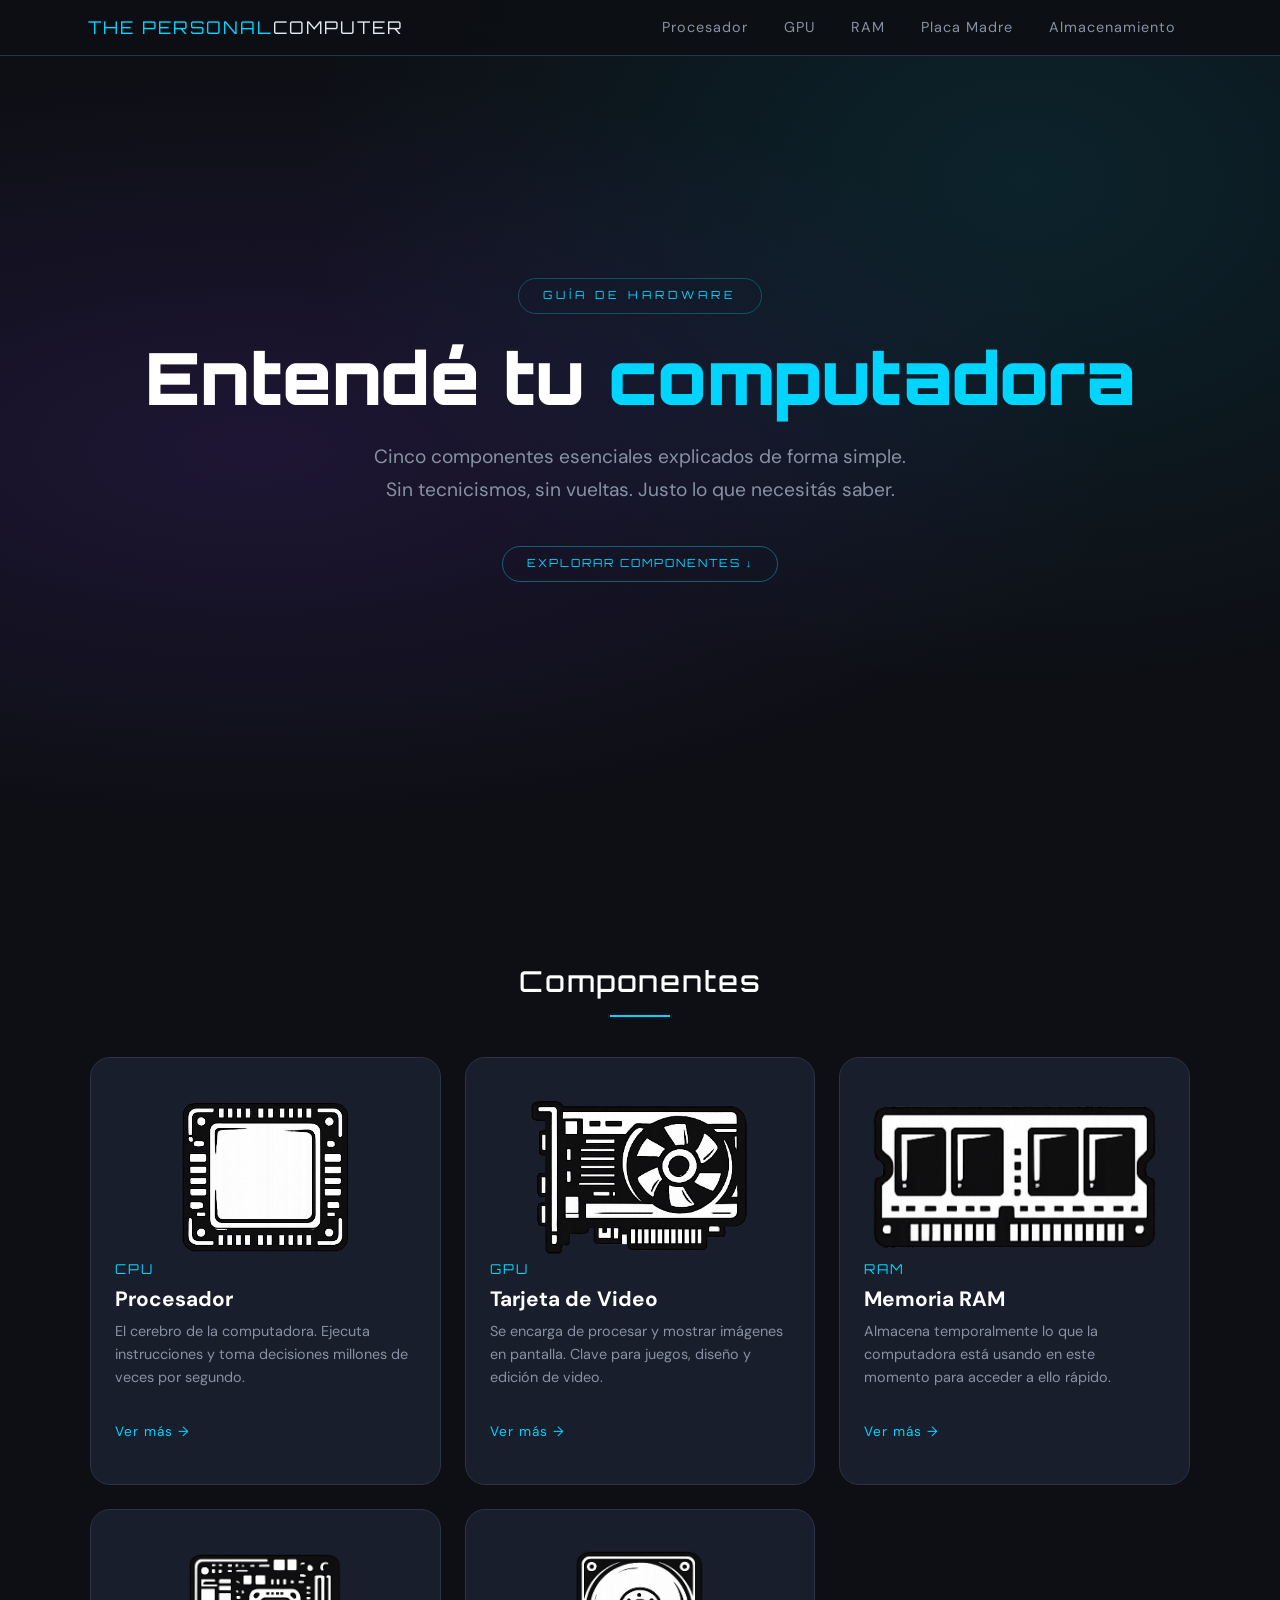
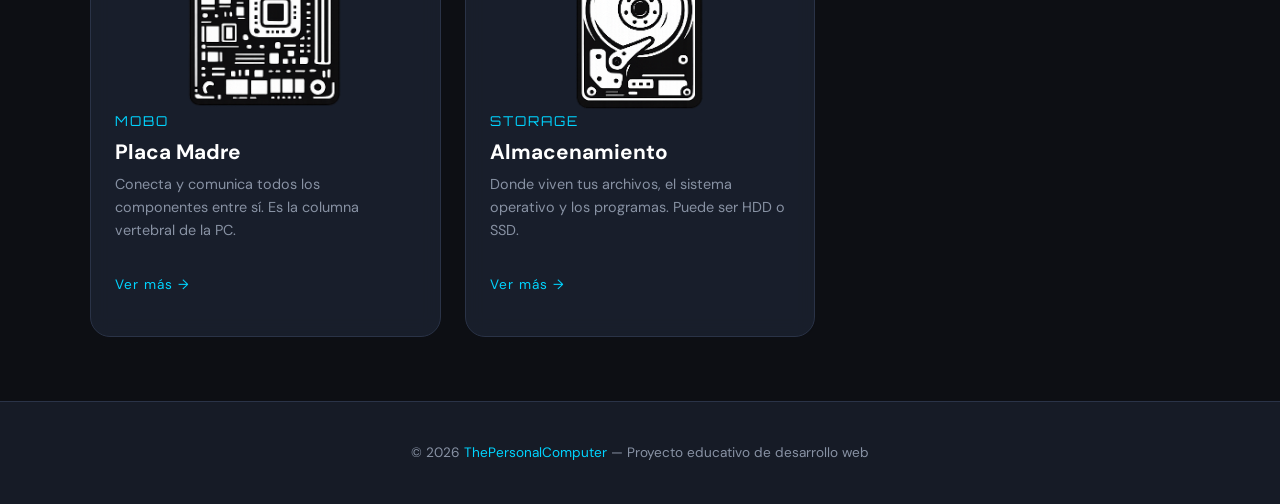
<file: index.html>
<!DOCTYPE html>
<html lang="es">
<head>
  <meta charset="UTF-8" />
  <meta name="viewport" content="width=device-width, initial-scale=1.0" />
  <!-- SEO -->
  <title>ThePersonalComputer — Conocé los componentes de tu PC</title>
  <meta name="description" content="Aprende de forma simple qué hace cada componente de una computadora: CPU, GPU, RAM, placa madre y almacenamiento." />
  <!-- Fuentes -->
  <link rel="preconnect" href="https://fonts.googleapis.com" />
  <link rel="preconnect" href="https://fonts.gstatic.com" crossorigin />
  <link href="https://fonts.googleapis.com/css2?family=Orbitron:wght@400;700;900&family=DM+Sans:wght@400;500;700&display=swap" rel="stylesheet" />
  <!-- Bootstrap CSS -->
  <link href="https://cdn.jsdelivr.net/npm/bootstrap@5.3.3/dist/css/bootstrap.min.css" rel="stylesheet" />
  <!-- Estilos propios (SASS compilado) -->
   <link rel="icon" href="img/favicon-32x32.png" type="image/png" />
  <link rel="stylesheet" href="css/main.css" />
</head>
<body>
  <!-- NAVBAR Bootstrap-->
  <nav class="navbar navbar-expand-lg navbar-custom fixed-top" aria-label="Navegación principal">
    <div class="container-fluid px-3 px-lg-5">
      <!-- Logo -->
      <a class="navbar-brand" href="index.html" title="Ir al inicio">
        The Personal<span>Computer</span>
      </a>
      <!-- Botón hamburguesa -->
      <button
        class="navbar-toggler"
        type="button"
        data-bs-toggle="collapse"
        data-bs-target="#navbarMain"
        aria-controls="navbarMain"
        aria-expanded="false"
        aria-label="Abrir menú de navegación" >
        <span class="navbar-toggler-icon"></span>
      </button>
      <!-- Links de navegación -->
      <div class="collapse navbar-collapse" id="navbarMain">
        <ul class="navbar-nav ms-auto gap-1">
          <li class="nav-item">
            <a class="nav-link" href="pages/cpu.html">Procesador</a>
          </li>
          <li class="nav-item">
            <a class="nav-link" href="pages/gpu.html">GPU</a>
          </li>
          <li class="nav-item">
            <a class="nav-link" href="pages/ram.html">RAM</a>
          </li>
          <li class="nav-item">
            <a class="nav-link" href="pages/mobo.html">Placa Madre</a>
          </li>
          <li class="nav-item">
            <a class="nav-link" href="pages/storage.html">Almacenamiento</a>
          </li>
        </ul>
      </div>
    </div>
  </nav>
  <!-- fin navbar -->
  <main>
    <!-- HERO -->
    <section class="hero" aria-labelledby="hero-title">
      <p class="hero__tag">Guía de hardware</p>
      <h1 class="hero__title" id="hero-title">
        Entendé tu <span>computadora</span>
      </h1>
      <p class="hero__subtitle">
        Cinco componentes esenciales explicados de forma simple. Sin tecnicismos, sin vueltas.
        Justo lo que necesitás saber.
      </p>
      <!-- Botón anchor hacia las cards -->
      <a href="#componentes" class="btn-back">Explorar componentes ↓</a>
    </section>
    <!-- fin hero -->
    <!-- SECCIÓN DE CARDS -->
    <section class="components-section" id="componentes" aria-labelledby="section-title">
      <h2 class="section-title" id="section-title">Componentes</h2>
      <!-- Grid de cards -->
      <div class="components-grid">
        <!-- Card CPU -->
        <article>
          <a class="component-card" href="pages/cpu.html" title="Aprender sobre el procesador">
            <img src="img/iconosmenu/logoCpu.png" alt="IconoDeCpu" class="component-card__img">
            <p class="component-card__name">CPU</p>
            <h3 class="component-card__title">Procesador</h3>
            <p class="component-card__desc">
              El cerebro de la computadora. Ejecuta instrucciones y toma decisiones millones de veces por segundo.
            </p>
            <span class="component-card__arrow">Ver más →</span>
          </a>
        </article>
        <!-- Card GPU -->
        <article>
          <a class="component-card" href="pages/gpu.html" title="Aprender sobre la tarjeta de video">
            <img src="img/iconosmenu/logogpu.png" alt="IconoDeGpu" class="component-card__img">
            <p class="component-card__name">GPU</p>
            <h3 class="component-card__title">Tarjeta de Video</h3>
            <p class="component-card__desc">
              Se encarga de procesar y mostrar imágenes en pantalla. Clave para juegos, diseño y edición de video.
            </p>
            <span class="component-card__arrow">Ver más →</span>
          </a>
        </article>
        <!-- Card RAM -->
        <article>
          <a class="component-card" href="pages/ram.html" title="Aprender sobre la memoria RAM">
            <img src="img/iconosmenu/logoRam.png" alt="IconoDeRam" class="component-card__img">
            <p class="component-card__name">RAM</p>
            <h3 class="component-card__title">Memoria RAM</h3>
            <p class="component-card__desc">
              Almacena temporalmente lo que la computadora está usando en este momento para acceder a ello rápido.
            </p>
            <span class="component-card__arrow">Ver más →</span>
          </a>
        </article>
        <!-- Card MOBO -->
        <article>
          <a class="component-card" href="pages/mobo.html" title="Aprender sobre la placa madre">
            <img src="img/iconosmenu/logoMobo.png" alt="IconoDeMobo" class="component-card__img">
            <p class="component-card__name">MOBO</p>
            <h3 class="component-card__title">Placa Madre</h3>
            <p class="component-card__desc">
              Conecta y comunica todos los componentes entre sí. Es la columna vertebral de la PC.
            </p>
            <span class="component-card__arrow">Ver más →</span>
          </a>
        </article>
        <!-- Card Storage -->
        <article>
          <a class="component-card" href="pages/storage.html" title="Aprender sobre el almacenamiento">
            <img src="img/iconosmenu/logoHdd.png" alt="IconoDeAlmacenamiento" class="component-card__img">
            <p class="component-card__name">Storage</p>
            <h3 class="component-card__title">Almacenamiento</h3>
            <p class="component-card__desc">
              Donde viven tus archivos, el sistema operativo y los programas. Puede ser HDD o SSD.
            </p>
            <span class="component-card__arrow">Ver más →</span>
          </a>
        </article>
      </div>
      <!-- fin grid -->
    </section>
    <!-- fin sección componentes -->
  </main>
  <!-- FOOTER -->
  <footer class="footer">
    <p>© 2026 <span>ThePersonalComputer</span> — Proyecto educativo de desarrollo web</p>
  </footer>
  <!-- Bootstrap JS -->
  <script src="https://cdn.jsdelivr.net/npm/bootstrap@5.3.3/dist/js/bootstrap.bundle.min.js"></script>
</body>
</html>
</file>
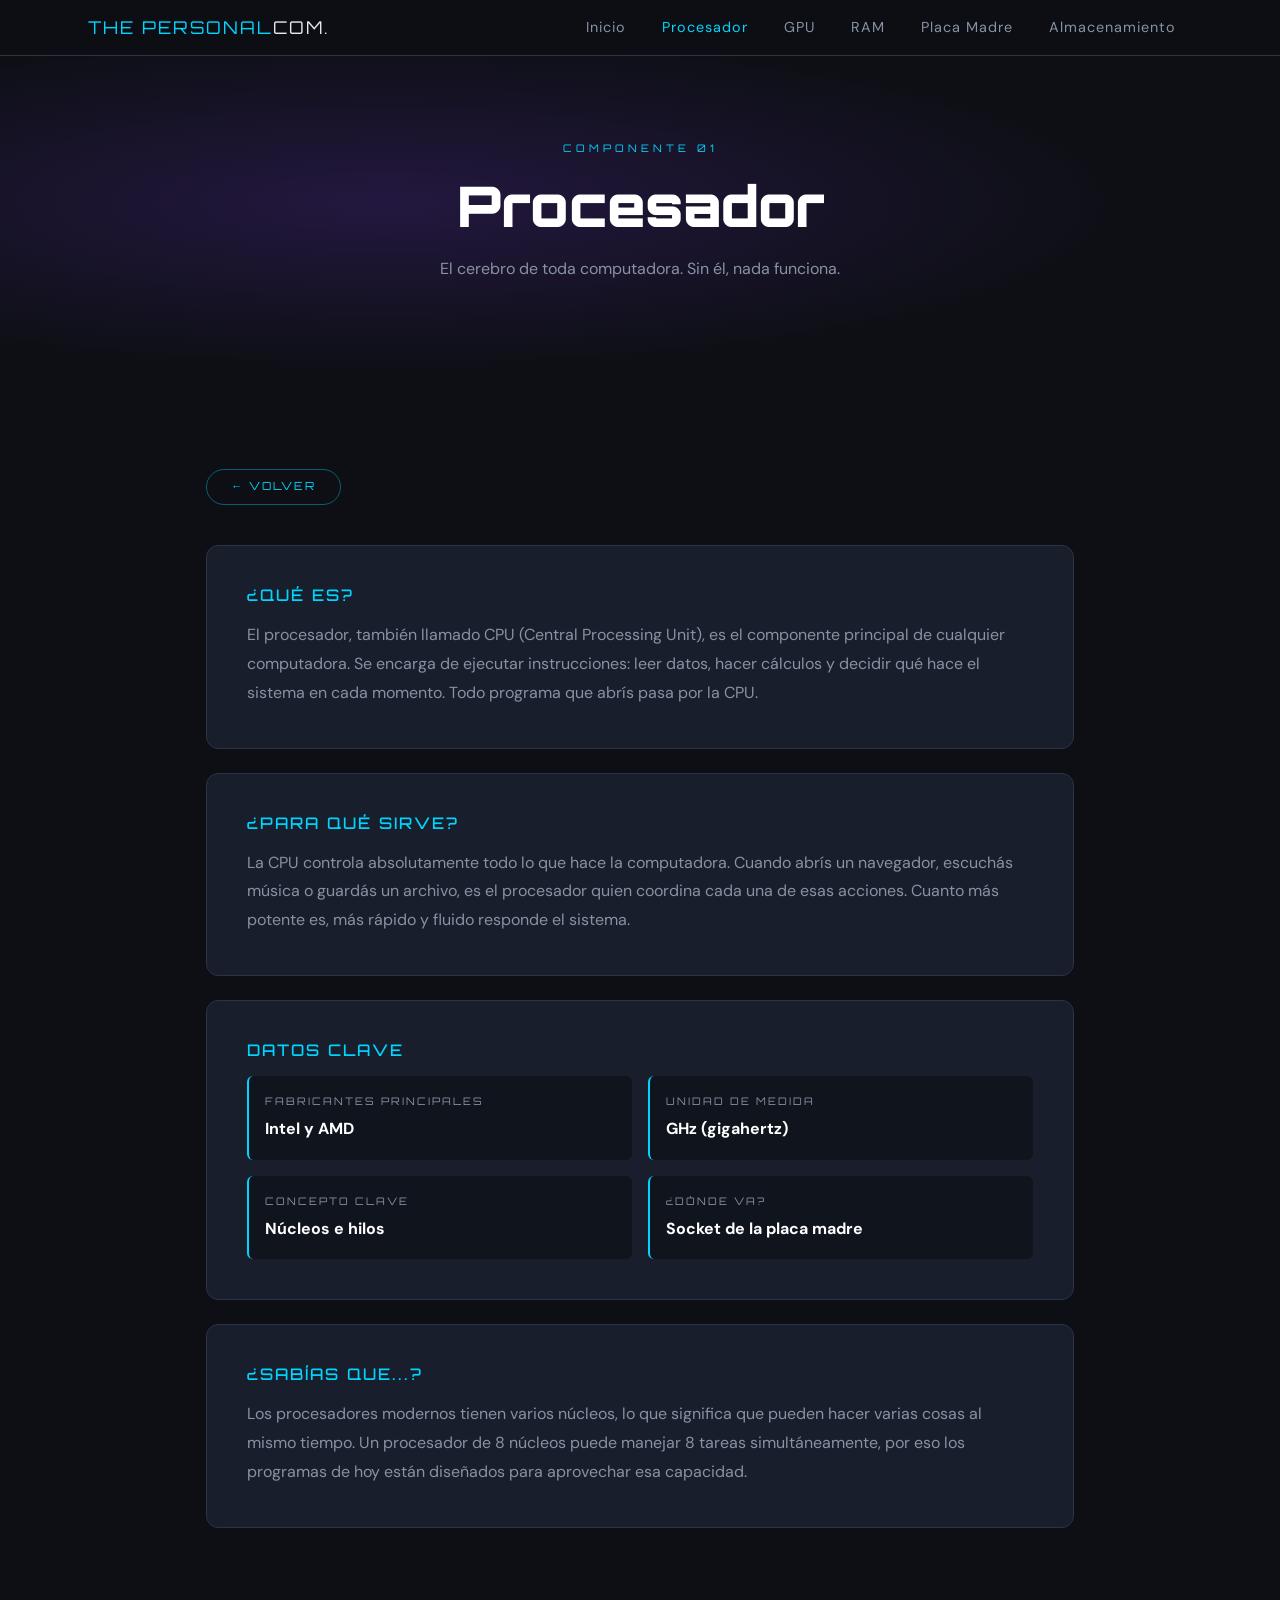
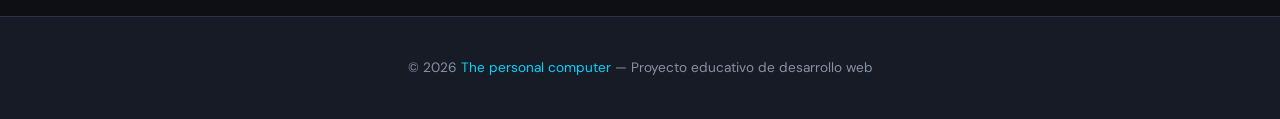
<file: pages/cpu.html>
<!DOCTYPE html>
<html lang="es">
<head>
  <meta charset="UTF-8" />
  <meta name="viewport" content="width=device-width, initial-scale=1.0" />
  <!-- SEO -->
  <title>Procesador (CPU) — ThePersonalComputer</title>
  <meta name="description" content="¿Qué es un procesador y para qué sirve? Conocé cómo funciona la CPU de tu computadora de forma simple y clara." />
  <!-- Fuentes -->
  <link rel="preconnect" href="https://fonts.googleapis.com" />
  <link rel="preconnect" href="https://fonts.gstatic.com" crossorigin />
  <link href="https://fonts.googleapis.com/css2?family=Orbitron:wght@400;700;900&family=DM+Sans:wght@400;500;700&display=swap" rel="stylesheet" />
  <!-- Bootstrap CSS -->
  <link href="https://cdn.jsdelivr.net/npm/bootstrap@5.3.3/dist/css/bootstrap.min.css" rel="stylesheet" />
  <!-- Estilos propios (SASS compilado) -->
  <link rel="icon" href="../img/favicon-32x32.png" type="image/png">
  <link rel="stylesheet" href="../css/main.css" />
</head>
<body>
  <!-- NAVBAR Bootstrap hamburguesa -->
  <nav class="navbar navbar-expand-lg navbar-custom fixed-top" aria-label="Navegación principal">
    <div class="container-fluid px-3 px-lg-5">
      <a class="navbar-brand" href="../index.html" title="Ir al inicio">The Personal<span>Com.</span></a>
      <button
        class="navbar-toggler"
        type="button"
        data-bs-toggle="collapse"
        data-bs-target="#navbarMain"
        aria-controls="navbarMain"
        aria-expanded="false"
        aria-label="Abrir menú de navegación"
      >
        <span class="navbar-toggler-icon"></span>
      </button>
      <div class="collapse navbar-collapse" id="navbarMain">
        <ul class="navbar-nav ms-auto gap-1">
          <li class="nav-item"><a class="nav-link" href="../index.html">Inicio</a></li>
          <li class="nav-item"><a class="nav-link active" aria-current="page" href="cpu.html">Procesador</a></li>
          <li class="nav-item"><a class="nav-link" href="gpu.html">GPU</a></li>
          <li class="nav-item"><a class="nav-link" href="ram.html">RAM</a></li>
          <li class="nav-item"><a class="nav-link" href="mobo.html">Placa Madre</a></li>
          <li class="nav-item"><a class="nav-link" href="storage.html">Almacenamiento</a></li>
        </ul>
      </div>
    </div>
  </nav>
  <main>
    <!-- HERO del componente -->
    <header class="component-hero" aria-labelledby="page-title">
      <p class="component-hero__tag">Componente 01</p>
      <h1 class="component-hero__title" id="page-title">Procesador</h1>
      <p class="component-hero__subtitle">El cerebro de toda computadora. Sin él, nada funciona.</p>
    </header>

    <!-- CONTENIDO -->
    <section class="content-section" aria-label="Información sobre el procesador">

      <!-- Botón volver -->
      <a href="../index.html" class="btn-back" title="Volver al inicio">← Volver</a>
      <!-- Bloque: Qué es -->
      <div class="content-block">
        <h2>¿Qué es?</h2>
        <p>
          El procesador, también llamado CPU (Central Processing Unit), es el componente principal de cualquier computadora.
          Se encarga de ejecutar instrucciones: leer datos, hacer cálculos y decidir qué hace el sistema en cada momento.
          Todo programa que abrís pasa por la CPU.
        </p>
      </div>
      <!-- Bloque: Para qué sirve -->
      <div class="content-block">
        <h2>¿Para qué sirve?</h2>
        <p>
          La CPU controla absolutamente todo lo que hace la computadora. Cuando abrís un navegador, escuchás música
          o guardás un archivo, es el procesador quien coordina cada una de esas acciones. Cuanto más potente es,
          más rápido y fluido responde el sistema.
        </p>
      </div>
      <!-- Bloque: Datos clave -->
      <div class="content-block">
        <h2>Datos clave</h2>
        <div class="specs-grid">
          <div class="spec-item">
            <p class="spec-label">Fabricantes principales</p>
            <p class="spec-value">Intel y AMD</p>
          </div>
          <div class="spec-item">
            <p class="spec-label">Unidad de medida</p>
            <p class="spec-value">GHz (gigahertz)</p>
          </div>
          <div class="spec-item">
            <p class="spec-label">Concepto clave</p>
            <p class="spec-value">Núcleos e hilos</p>
          </div>
          <div class="spec-item">
            <p class="spec-label">¿Dónde va?</p>
            <p class="spec-value">Socket de la placa madre</p>
          </div>
        </div>
      </div>
      <!-- Bloque: Curiosidad -->
      <div class="content-block">
        <h2>¿Sabías que...?</h2>
        <p>
          Los procesadores modernos tienen varios núcleos, lo que significa que pueden hacer varias cosas al mismo tiempo.
          Un procesador de 8 núcleos puede manejar 8 tareas simultáneamente, por eso los programas de hoy están diseñados
          para aprovechar esa capacidad.
        </p>
      </div>

    </section>
    <!-- fin content -->
  </main>
  <footer class="footer">
    <p>© 2026 <span>The personal computer</span> — Proyecto educativo de desarrollo web</p>
  </footer>
  <script src="https://cdn.jsdelivr.net/npm/bootstrap@5.3.3/dist/js/bootstrap.bundle.min.js"></script>
</body>
</html>
</file>
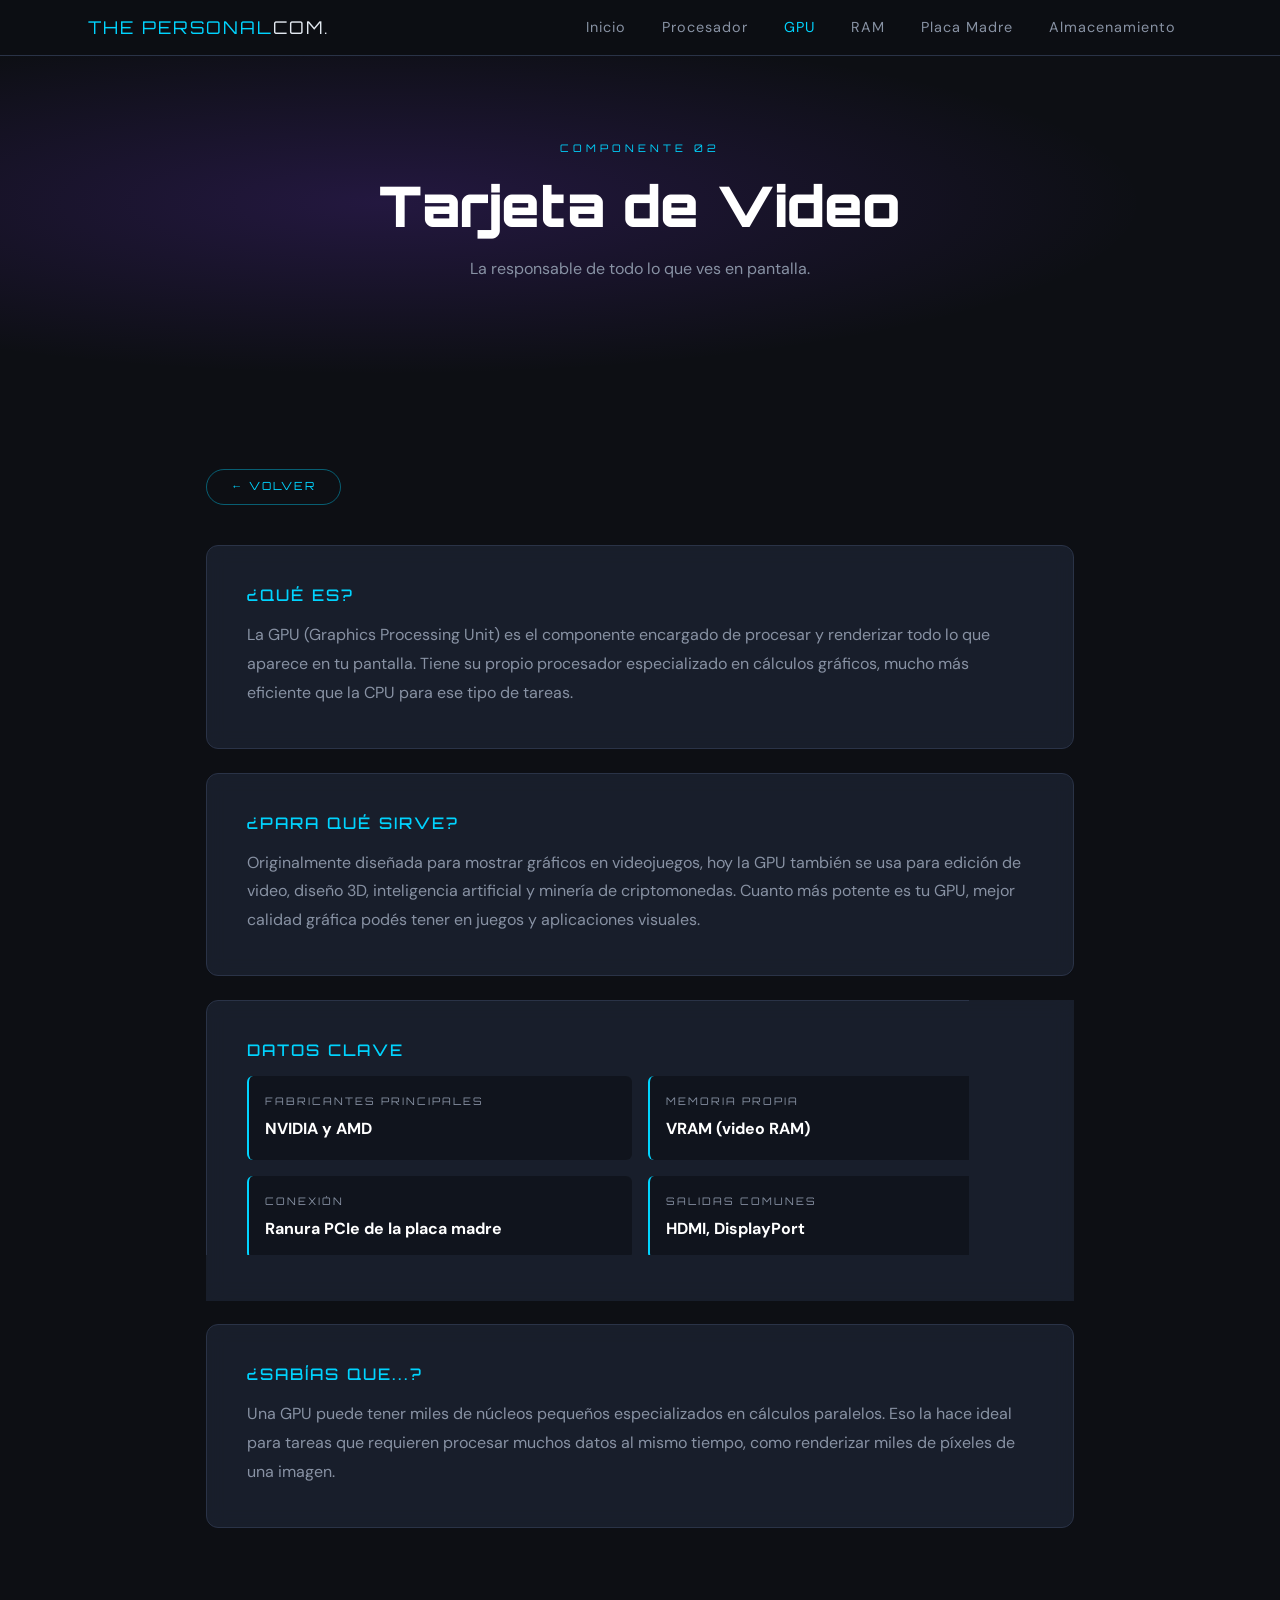
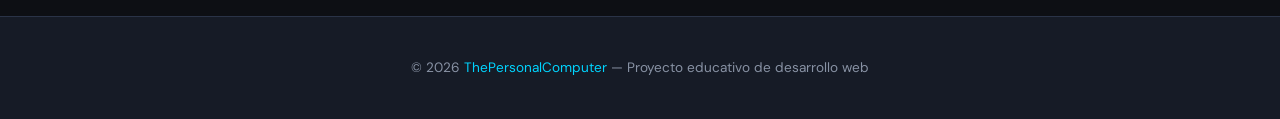
<file: pages/gpu.html>
<!DOCTYPE html>
<html lang="es">
<head>
  <meta charset="UTF-8" />
  <meta name="viewport" content="width=device-width, initial-scale=1.0" />

  <!-- SEO -->
  <title>Tarjeta de Video (GPU) — ThePersonalComputer</title>
  <meta name="description" content="¿Qué es una GPU y para qué sirve? Entendé cómo funciona la tarjeta de video en juegos, diseño y edición." />

  <link rel="preconnect" href="https://fonts.googleapis.com" />
  <link rel="preconnect" href="https://fonts.gstatic.com" crossorigin />
  <link href="https://fonts.googleapis.com/css2?family=Orbitron:wght@400;700;900&family=DM+Sans:wght@400;500;700&display=swap" rel="stylesheet" />
  <link href="https://cdn.jsdelivr.net/npm/bootstrap@5.3.3/dist/css/bootstrap.min.css" rel="stylesheet" />
  <link rel="icon" href="../img/favicon-32x32.png" type="image/png">
  <link rel="stylesheet" href="../css/main.css" />
</head>
<body>

  <nav class="navbar navbar-expand-lg navbar-custom fixed-top" aria-label="Navegación principal">
    <div class="container-fluid px-3 px-lg-5">
      <a class="navbar-brand" href="../index.html" title="Ir al inicio">The Personal<span>Com.</span></a>
      <button class="navbar-toggler" type="button" data-bs-toggle="collapse" data-bs-target="#navbarMain"
        aria-controls="navbarMain" aria-expanded="false" aria-label="Abrir menú de navegación">
        <span class="navbar-toggler-icon"></span>
      </button>
      <div class="collapse navbar-collapse" id="navbarMain">
        <ul class="navbar-nav ms-auto gap-1">
          <li class="nav-item"><a class="nav-link" href="../index.html">Inicio</a></li>
          <li class="nav-item"><a class="nav-link" href="cpu.html">Procesador</a></li>
          <li class="nav-item"><a class="nav-link active" aria-current="page" href="gpu.html">GPU</a></li>
          <li class="nav-item"><a class="nav-link" href="ram.html">RAM</a></li>
          <li class="nav-item"><a class="nav-link" href="mobo.html">Placa Madre</a></li>
          <li class="nav-item"><a class="nav-link" href="storage.html">Almacenamiento</a></li>
        </ul>
      </div>
    </div>
  </nav>
  <main>
    <header class="component-hero" aria-labelledby="page-title">
      <p class="component-hero__tag">Componente 02</p>
      <h1 class="component-hero__title" id="page-title">Tarjeta de Video</h1>
      <p class="component-hero__subtitle">La responsable de todo lo que ves en pantalla.</p>
    </header>
    <section class="content-section" aria-label="Información sobre la GPU">
      <a href="../index.html" class="btn-back" title="Volver al inicio">← Volver</a>
      <div class="content-block">
        <h2>¿Qué es?</h2>
        <p>
          La GPU (Graphics Processing Unit) es el componente encargado de procesar y renderizar todo lo que aparece
          en tu pantalla. Tiene su propio procesador especializado en cálculos gráficos, mucho más eficiente que
          la CPU para ese tipo de tareas.
        </p>
      </div>
      <div class="content-block">
        <h2>¿Para qué sirve?</h2>
        <p>
          Originalmente diseñada para mostrar gráficos en videojuegos, hoy la GPU también se usa para edición de video,
          diseño 3D, inteligencia artificial y minería de criptomonedas. Cuanto más potente es tu GPU, mejor
          calidad gráfica podés tener en juegos y aplicaciones visuales.
        </p>
      </div>
      <div class="content-block">
        <h2>Datos clave</h2>
        <div class="specs-grid">
          <div class="spec-item">
            <p class="spec-label">Fabricantes principales</p>
            <p class="spec-value">NVIDIA y AMD</p>
          </div>
          <div class="spec-item">
            <p class="spec-label">Memoria propia</p>
            <p class="spec-value">VRAM (video RAM)</p>
          </div>
          <div class="spec-item">
            <p class="spec-label">Conexión</p>
            <p class="spec-value">Ranura PCIe de la placa madre</p>
          </div>
          <div class="spec-item">
            <p class="spec-label">Salidas comunes</p>
            <p class="spec-value">HDMI, DisplayPort</p>
          </div>
        </div>
      </div>
      <div class="content-block">
        <h2>¿Sabías que...?</h2>
        <p>
          Una GPU puede tener miles de núcleos pequeños especializados en cálculos paralelos. Eso la hace ideal
          para tareas que requieren procesar muchos datos al mismo tiempo, como renderizar miles de píxeles de una imagen.
        </p>
      </div>
    </section>
  </main>
  <footer class="footer">
    <p>© 2026 <span>ThePersonalComputer</span> — Proyecto educativo de desarrollo web</p>
  </footer>
  <script src="https://cdn.jsdelivr.net/npm/bootstrap@5.3.3/dist/js/bootstrap.bundle.min.js"></script>
</body>
</html>
</file>
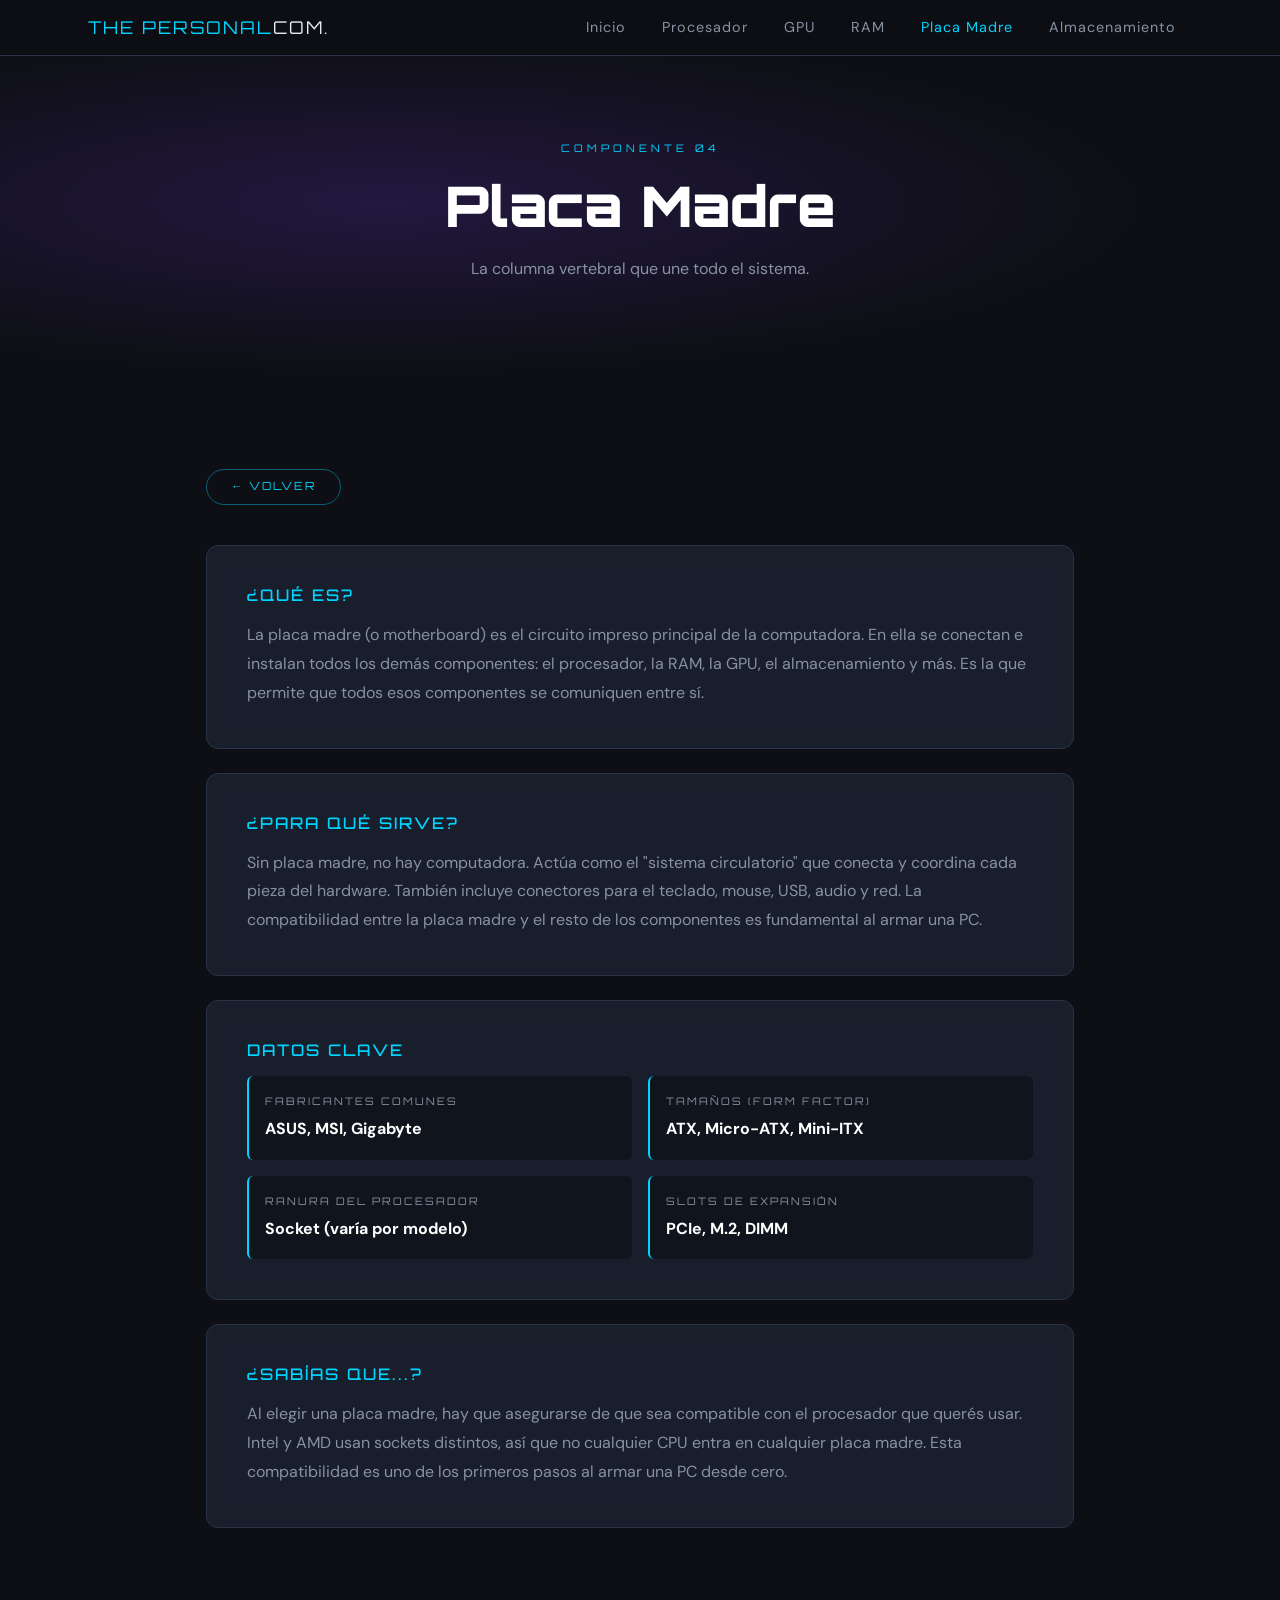
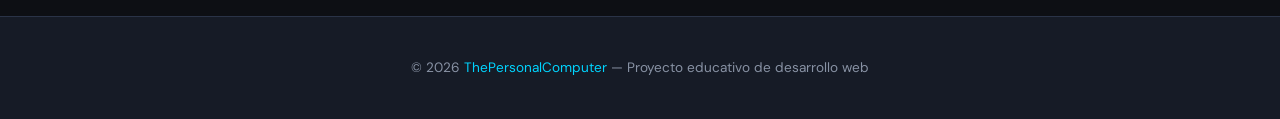
<file: pages/mobo.html>
<!DOCTYPE html>
<html lang="es">
<head>
  <meta charset="UTF-8" />
  <meta name="viewport" content="width=device-width, initial-scale=1.0" />
  <!-- SEO -->
  <title>Placa Madre (Motherboard) — ThePersonalComputer</title>
  <meta name="description" content="Conocé qué es la placa madre, qué función cumple y por qué es la base que conecta todos los componentes de tu PC." />
  <link rel="preconnect" href="https://fonts.googleapis.com" />
  <link rel="preconnect" href="https://fonts.gstatic.com" crossorigin />
  <link href="https://fonts.googleapis.com/css2?family=Orbitron:wght@400;700;900&family=DM+Sans:wght@400;500;700&display=swap" rel="stylesheet" />
  <link href="https://cdn.jsdelivr.net/npm/bootstrap@5.3.3/dist/css/bootstrap.min.css" rel="stylesheet" />
  <link rel="icon" href="../img/favicon-32x32.png" type="image/png">
  <link rel="stylesheet" href="../css/main.css" />
</head>
<body>
  <nav class="navbar navbar-expand-lg navbar-custom fixed-top" aria-label="Navegación principal">
    <div class="container-fluid px-3 px-lg-5">
      <a class="navbar-brand" href="../index.html" title="Ir al inicio">The Personal<span>Com.</span></a>
      <button class="navbar-toggler" type="button" data-bs-toggle="collapse" data-bs-target="#navbarMain"
        aria-controls="navbarMain" aria-expanded="false" aria-label="Abrir menú de navegación">
        <span class="navbar-toggler-icon"></span>
      </button>
      <div class="collapse navbar-collapse" id="navbarMain">
        <ul class="navbar-nav ms-auto gap-1">
          <li class="nav-item"><a class="nav-link" href="../index.html">Inicio</a></li>
          <li class="nav-item"><a class="nav-link" href="cpu.html">Procesador</a></li>
          <li class="nav-item"><a class="nav-link" href="gpu.html">GPU</a></li>
          <li class="nav-item"><a class="nav-link" href="ram.html">RAM</a></li>
          <li class="nav-item"><a class="nav-link active" aria-current="page" href="mobo.html">Placa Madre</a></li>
          <li class="nav-item"><a class="nav-link" href="storage.html">Almacenamiento</a></li>
        </ul>
      </div>
    </div>
  </nav>
  <main>
    <header class="component-hero" aria-labelledby="page-title">
      <p class="component-hero__tag">Componente 04</p>
      <h1 class="component-hero__title" id="page-title">Placa Madre</h1>
      <p class="component-hero__subtitle">La columna vertebral que une todo el sistema.</p>
    </header>
    <section class="content-section" aria-label="Información sobre la placa madre">
      <a href="../index.html" class="btn-back" title="Volver al inicio">← Volver</a>
      <div class="content-block">
        <h2>¿Qué es?</h2>
        <p>
          La placa madre (o motherboard) es el circuito impreso principal de la computadora. En ella se conectan
          e instalan todos los demás componentes: el procesador, la RAM, la GPU, el almacenamiento y más.
          Es la que permite que todos esos componentes se comuniquen entre sí.
        </p>
      </div>
      <div class="content-block">
        <h2>¿Para qué sirve?</h2>
        <p>
          Sin placa madre, no hay computadora. Actúa como el "sistema circulatorio" que conecta y coordina
          cada pieza del hardware. También incluye conectores para el teclado, mouse, USB, audio y red.
          La compatibilidad entre la placa madre y el resto de los componentes es fundamental al armar una PC.
        </p>
      </div>
      <div class="content-block">
        <h2>Datos clave</h2>
        <div class="specs-grid">
          <div class="spec-item">
            <p class="spec-label">Fabricantes comunes</p>
            <p class="spec-value">ASUS, MSI, Gigabyte</p>
          </div>
          <div class="spec-item">
            <p class="spec-label">Tamaños (form factor)</p>
            <p class="spec-value">ATX, Micro-ATX, Mini-ITX</p>
          </div>
          <div class="spec-item">
            <p class="spec-label">Ranura del procesador</p>
            <p class="spec-value">Socket (varía por modelo)</p>
          </div>
          <div class="spec-item">
            <p class="spec-label">Slots de expansión</p>
            <p class="spec-value">PCIe, M.2, DIMM</p>
          </div>
        </div>
      </div>
      <div class="content-block">
        <h2>¿Sabías que...?</h2>
        <p>
          Al elegir una placa madre, hay que asegurarse de que sea compatible con el procesador que querés usar.
          Intel y AMD usan sockets distintos, así que no cualquier CPU entra en cualquier placa madre.
          Esta compatibilidad es uno de los primeros pasos al armar una PC desde cero.
        </p>
      </div>
    </section>
  </main>
  <footer class="footer">
    <p>© 2026 <span>ThePersonalComputer</span> — Proyecto educativo de desarrollo web</p>
  </footer>
  <script src="https://cdn.jsdelivr.net/npm/bootstrap@5.3.3/dist/js/bootstrap.bundle.min.js"></script>
</body>
</html>
</file>
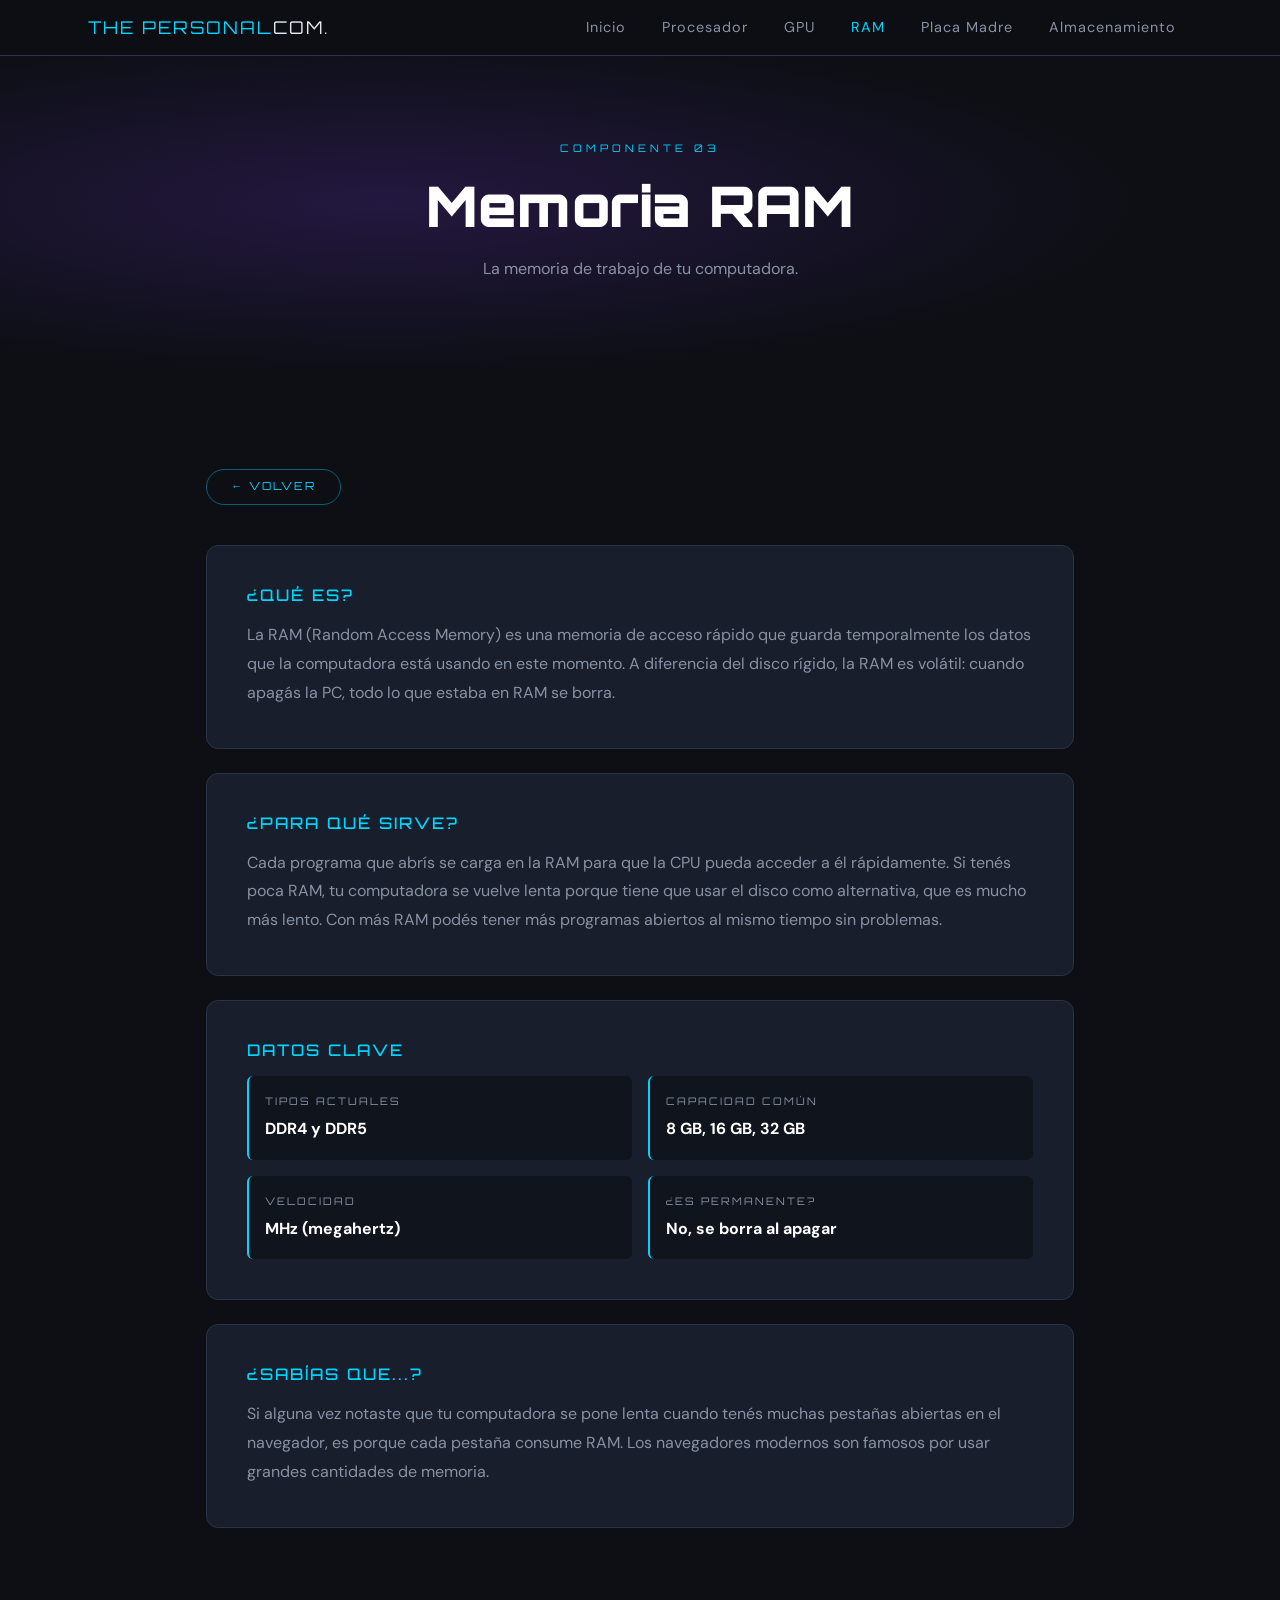
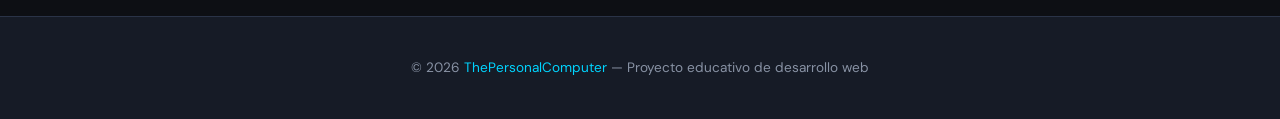
<file: pages/ram.html>
<!DOCTYPE html>
<html lang="es">
<head>
  <meta charset="UTF-8" />
  <meta name="viewport" content="width=device-width, initial-scale=1.0" />
  <!-- SEO -->
  <title>Memoria RAM — ThePersonalComputer</title>
  <meta name="description" content="Entendé qué es la memoria RAM, cómo funciona y por qué es importante para la velocidad de tu computadora." />
  <link rel="preconnect" href="https://fonts.googleapis.com" />
  <link rel="preconnect" href="https://fonts.gstatic.com" crossorigin />
  <link href="https://fonts.googleapis.com/css2?family=Orbitron:wght@400;700;900&family=DM+Sans:wght@400;500;700&display=swap" rel="stylesheet" />
  <link href="https://cdn.jsdelivr.net/npm/bootstrap@5.3.3/dist/css/bootstrap.min.css" rel="stylesheet" />
  <link rel="icon" href="../img/favicon-32x32.png" type="image/png">
  <link rel="stylesheet" href="../css/main.css" />
</head>
<body>
  <nav class="navbar navbar-expand-lg navbar-custom fixed-top" aria-label="Navegación principal">
    <div class="container-fluid px-3 px-lg-5">
      <a class="navbar-brand" href="../index.html" title="Ir al inicio">The Personal<span>Com.</span></a>
      <button class="navbar-toggler" type="button" data-bs-toggle="collapse" data-bs-target="#navbarMain"
        aria-controls="navbarMain" aria-expanded="false" aria-label="Abrir menú de navegación">
        <span class="navbar-toggler-icon"></span>
      </button>
      <div class="collapse navbar-collapse" id="navbarMain">
        <ul class="navbar-nav ms-auto gap-1">
          <li class="nav-item"><a class="nav-link" href="../index.html">Inicio</a></li>
          <li class="nav-item"><a class="nav-link" href="cpu.html">Procesador</a></li>
          <li class="nav-item"><a class="nav-link" href="gpu.html">GPU</a></li>
          <li class="nav-item"><a class="nav-link active" aria-current="page" href="ram.html">RAM</a></li>
          <li class="nav-item"><a class="nav-link" href="mobo.html">Placa Madre</a></li>
          <li class="nav-item"><a class="nav-link" href="storage.html">Almacenamiento</a></li>
        </ul>
      </div>
    </div>
  </nav>
  <main>
    <header class="component-hero" aria-labelledby="page-title">
      <p class="component-hero__tag">Componente 03</p>
      <h1 class="component-hero__title" id="page-title">Memoria RAM</h1>
      <p class="component-hero__subtitle">La memoria de trabajo de tu computadora.</p>
    </header>
    <section class="content-section" aria-label="Información sobre la memoria RAM">
      <a href="../index.html" class="btn-back" title="Volver al inicio">← Volver</a>
      <div class="content-block">
        <h2>¿Qué es?</h2>
        <p>
          La RAM (Random Access Memory) es una memoria de acceso rápido que guarda temporalmente los datos
          que la computadora está usando en este momento. A diferencia del disco rígido, la RAM es volátil:
          cuando apagás la PC, todo lo que estaba en RAM se borra.
        </p>
      </div>
      <div class="content-block">
        <h2>¿Para qué sirve?</h2>
        <p>
          Cada programa que abrís se carga en la RAM para que la CPU pueda acceder a él rápidamente.
          Si tenés poca RAM, tu computadora se vuelve lenta porque tiene que usar el disco como alternativa,
          que es mucho más lento. Con más RAM podés tener más programas abiertos al mismo tiempo sin problemas.
        </p>
      </div>
      <div class="content-block">
        <h2>Datos clave</h2>
        <div class="specs-grid">
          <div class="spec-item">
            <p class="spec-label">Tipos actuales</p>
            <p class="spec-value">DDR4 y DDR5</p>
          </div>
          <div class="spec-item">
            <p class="spec-label">Capacidad común</p>
            <p class="spec-value">8 GB, 16 GB, 32 GB</p>
          </div>
          <div class="spec-item">
            <p class="spec-label">Velocidad</p>
            <p class="spec-value">MHz (megahertz)</p>
          </div>
          <div class="spec-item">
            <p class="spec-label">¿Es permanente?</p>
            <p class="spec-value">No, se borra al apagar</p>
          </div>
        </div>
      </div>
      <div class="content-block">
        <h2>¿Sabías que...?</h2>
        <p>
          Si alguna vez notaste que tu computadora se pone lenta cuando tenés muchas pestañas abiertas en el
          navegador, es porque cada pestaña consume RAM. Los navegadores modernos son famosos por usar
          grandes cantidades de memoria.
        </p>
      </div>
    </section>
  </main>
  <footer class="footer">
    <p>© 2026 <span>ThePersonalComputer</span> — Proyecto educativo de desarrollo web</p>
  </footer>
  <script src="https://cdn.jsdelivr.net/npm/bootstrap@5.3.3/dist/js/bootstrap.bundle.min.js"></script>
</body>
</html>
</file>
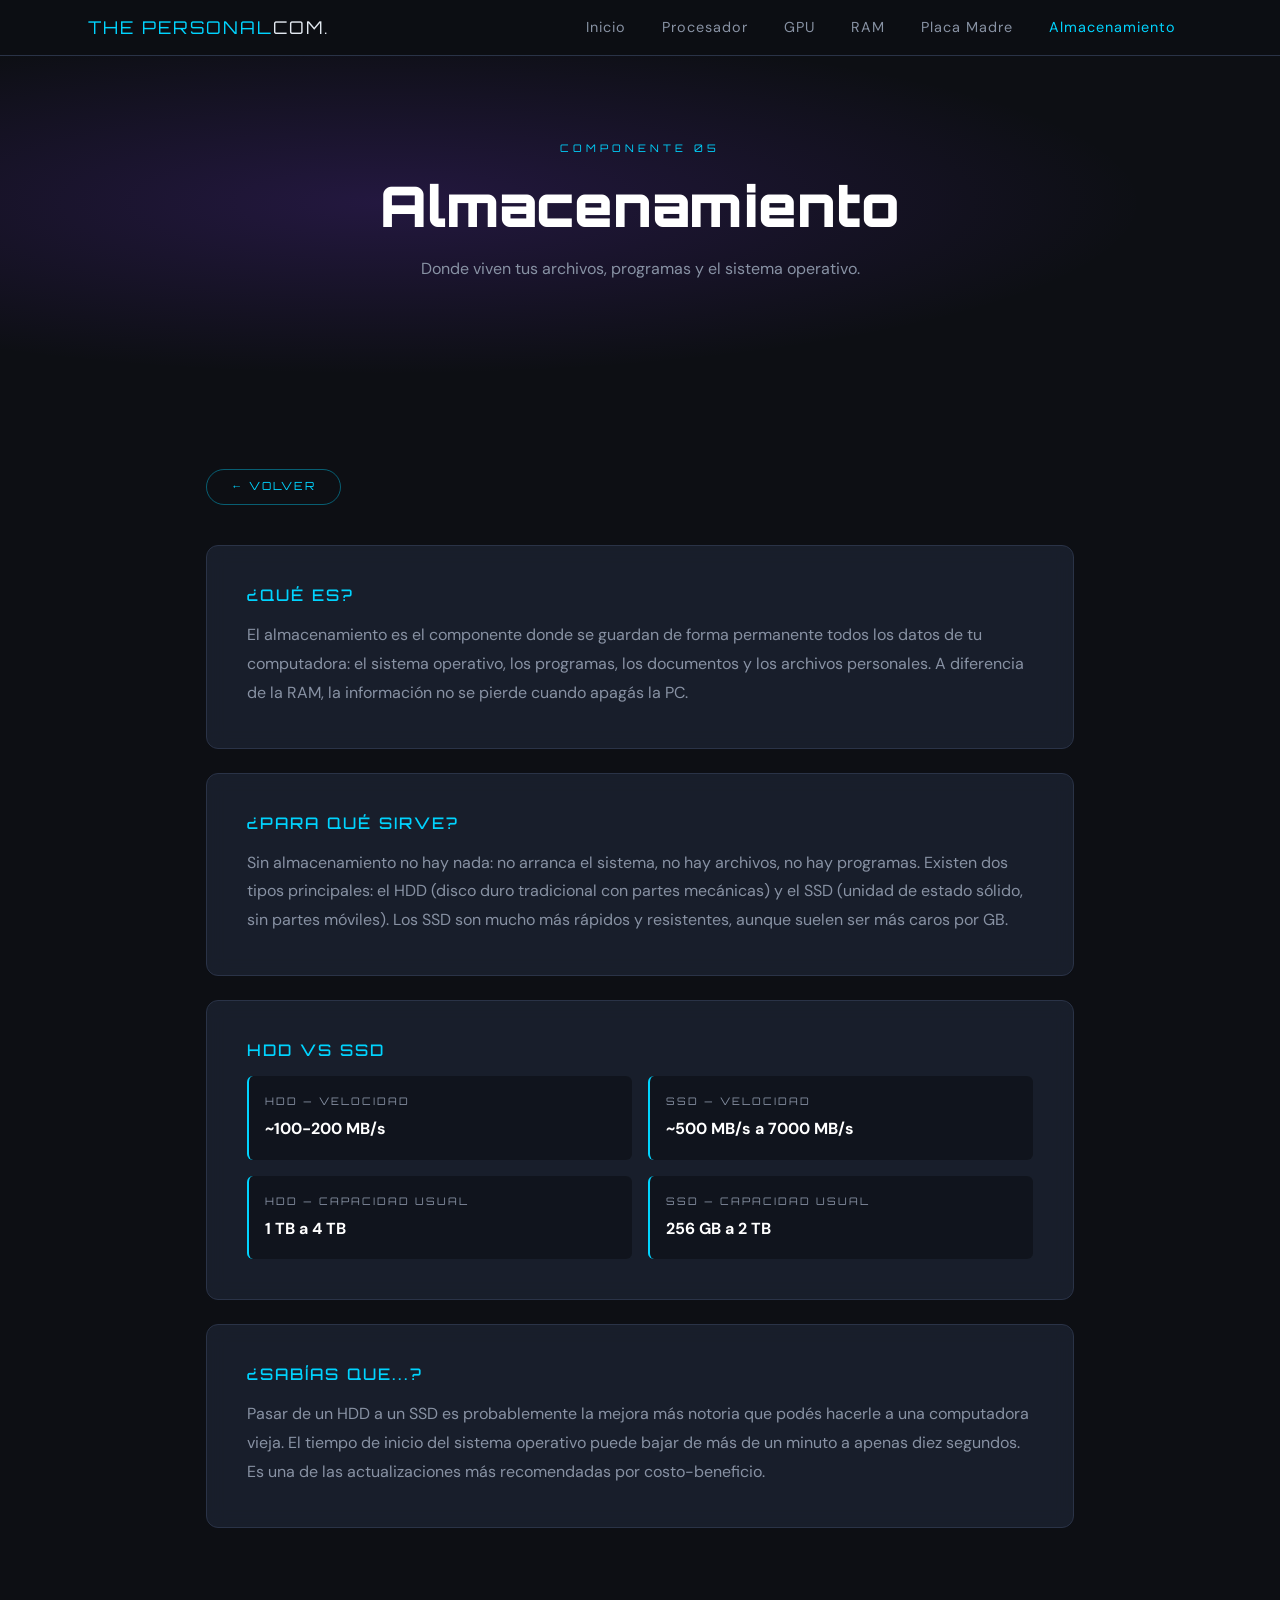
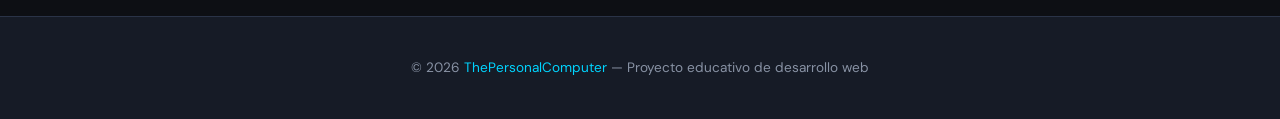
<file: pages/storage.html>
<!DOCTYPE html>
<html lang="es">
<head>
  <meta charset="UTF-8" />
  <meta name="viewport" content="width=device-width, initial-scale=1.0" />
  <!-- SEO -->
  <title>Almacenamiento (HDD / SSD) — ThePersonalComputer</title>
  <meta name="description" content="Conocé la diferencia entre HDD y SSD, para qué sirve el almacenamiento y cómo afecta la velocidad de tu computadora." />
  <link rel="preconnect" href="https://fonts.googleapis.com" />
  <link rel="preconnect" href="https://fonts.gstatic.com" crossorigin />
  <link href="https://fonts.googleapis.com/css2?family=Orbitron:wght@400;700;900&family=DM+Sans:wght@400;500;700&display=swap" rel="stylesheet" />
  <link href="https://cdn.jsdelivr.net/npm/bootstrap@5.3.3/dist/css/bootstrap.min.css" rel="stylesheet" />
  <link rel="icon" href="../img/favicon-32x32.png" type="image/png">
  <link rel="stylesheet" href="../css/main.css" />
</head>
<body>
  <nav class="navbar navbar-expand-lg navbar-custom fixed-top" aria-label="Navegación principal">
    <div class="container-fluid px-3 px-lg-5">
      <a class="navbar-brand" href="../index.html" title="Ir al inicio">The Personal<span>Com.</span></a>
      <button class="navbar-toggler" type="button" data-bs-toggle="collapse" data-bs-target="#navbarMain"
        aria-controls="navbarMain" aria-expanded="false" aria-label="Abrir menú de navegación">
        <span class="navbar-toggler-icon"></span>
      </button>
      <div class="collapse navbar-collapse" id="navbarMain">
        <ul class="navbar-nav ms-auto gap-1">
          <li class="nav-item"><a class="nav-link" href="../index.html">Inicio</a></li>
          <li class="nav-item"><a class="nav-link" href="cpu.html">Procesador</a></li>
          <li class="nav-item"><a class="nav-link" href="gpu.html">GPU</a></li>
          <li class="nav-item"><a class="nav-link" href="ram.html">RAM</a></li>
          <li class="nav-item"><a class="nav-link" href="mobo.html">Placa Madre</a></li>
          <li class="nav-item"><a class="nav-link active" aria-current="page" href="storage.html">Almacenamiento</a></li>
        </ul>
      </div>
    </div>
  </nav>
  <main>
    <header class="component-hero" aria-labelledby="page-title">
      <p class="component-hero__tag">Componente 05</p>
      <h1 class="component-hero__title" id="page-title">Almacenamiento</h1>
      <p class="component-hero__subtitle">Donde viven tus archivos, programas y el sistema operativo.</p>
    </header>
    <section class="content-section" aria-label="Información sobre el almacenamiento">
      <a href="../index.html" class="btn-back" title="Volver al inicio">← Volver</a>
      <div class="content-block">
        <h2>¿Qué es?</h2>
        <p>
          El almacenamiento es el componente donde se guardan de forma permanente todos los datos de tu computadora:
          el sistema operativo, los programas, los documentos y los archivos personales. A diferencia de la RAM,
          la información no se pierde cuando apagás la PC.
        </p>
      </div>
      <div class="content-block">
        <h2>¿Para qué sirve?</h2>
        <p>
          Sin almacenamiento no hay nada: no arranca el sistema, no hay archivos, no hay programas.
          Existen dos tipos principales: el HDD (disco duro tradicional con partes mecánicas) y el SSD
          (unidad de estado sólido, sin partes móviles). Los SSD son mucho más rápidos y resistentes,
          aunque suelen ser más caros por GB.
        </p>
      </div>
      <div class="content-block">
        <h2>HDD vs SSD</h2>
        <div class="specs-grid">
          <div class="spec-item">
            <p class="spec-label">HDD — Velocidad</p>
            <p class="spec-value">~100-200 MB/s</p>
          </div>
          <div class="spec-item">
            <p class="spec-label">SSD — Velocidad</p>
            <p class="spec-value">~500 MB/s a 7000 MB/s</p>
          </div>
          <div class="spec-item">
            <p class="spec-label">HDD — Capacidad usual</p>
            <p class="spec-value">1 TB a 4 TB</p>
          </div>
          <div class="spec-item">
            <p class="spec-label">SSD — Capacidad usual</p>
            <p class="spec-value">256 GB a 2 TB</p>
          </div>
        </div>
      </div>
      <div class="content-block">
        <h2>¿Sabías que...?</h2>
        <p>
          Pasar de un HDD a un SSD es probablemente la mejora más notoria que podés hacerle a una computadora vieja.
          El tiempo de inicio del sistema operativo puede bajar de más de un minuto a apenas diez segundos.
          Es una de las actualizaciones más recomendadas por costo-beneficio.
        </p>
      </div>
    </section>
  </main>
  <footer class="footer">
    <p>© 2026 <span>ThePersonalComputer</span> — Proyecto educativo de desarrollo web</p>
  </footer>
  <script src="https://cdn.jsdelivr.net/npm/bootstrap@5.3.3/dist/js/bootstrap.bundle.min.js"></script>
</body>
</html>
</file>
<file: css/main.css>
.navbar-custom {
  background: rgba(13, 15, 20, 0.95) !important;
  backdrop-filter: blur(12px);
  border-bottom: 1px solid #2a3347;
  padding: 0.5rem 1rem;
}
.navbar-custom .navbar-brand {
  font-family: "Orbitron", sans-serif;
  font-size: 1.1rem;
  color: #00d4ff !important;
  letter-spacing: 2px;
  text-transform: uppercase;
}
.navbar-custom .navbar-brand span {
  color: #e2e8f0;
}
.navbar-custom .nav-link {
  color: #8892a4 !important;
  font-family: "DM Sans", sans-serif;
  font-size: 0.9rem;
  letter-spacing: 1px;
  transition: color 0.2s ease;
  padding: 0.5rem 1rem !important;
}
.navbar-custom .nav-link:hover, .navbar-custom .nav-link.active {
  color: #00d4ff !important;
}
.navbar-custom .navbar-toggler {
  border-color: #2a3347;
}
.navbar-custom .navbar-toggler .navbar-toggler-icon {
  filter: invert(1);
}
@media (min-width: 768px) {
  .navbar-custom {
    padding: 0.5rem 2.5rem;
  }
}

.hero {
  min-height: 100vh;
  background: radial-gradient(ellipse at 20% 50%, rgba(124, 58, 237, 0.15) 0%, transparent 60%), radial-gradient(ellipse at 80% 20%, rgba(0, 212, 255, 0.1) 0%, transparent 50%), #0d0f14;
  display: flex;
  align-items: center;
  justify-content: center;
  flex-direction: column;
  text-align: center;
  padding: 4rem 1rem;
}
.hero .hero__tag {
  font-family: "Orbitron", sans-serif;
  font-size: 0.7rem;
  letter-spacing: 4px;
  text-transform: uppercase;
  color: #00d4ff;
  border: 1px solid rgba(0, 212, 255, 0.3);
  padding: 0.5rem 1.5rem;
  border-radius: 50px;
  margin-bottom: 1.5rem;
}
.hero .hero__title {
  font-family: "Orbitron", sans-serif;
  font-size: clamp(2rem, 8vw, 4.5rem);
  font-weight: 900;
  color: #ffffff;
  line-height: 1.1;
  margin-bottom: 1.5rem;
}
.hero .hero__title span {
  color: #00d4ff;
}
.hero .hero__subtitle {
  font-family: "DM Sans", sans-serif;
  font-size: clamp(1rem, 2.5vw, 1.2rem);
  color: #8892a4;
  max-width: 550px;
  margin: 0 auto 2.5rem;
  line-height: 1.7;
}

.components-section {
  padding: 4rem 1rem;
  background: #0d0f14;
}
.components-section .section-title {
  font-family: "Orbitron", sans-serif;
  font-size: clamp(1.2rem, 3vw, 1.8rem);
  color: #ffffff;
  text-align: center;
  margin-bottom: 2.5rem;
  letter-spacing: 2px;
}
.components-section .section-title::after {
  content: "";
  display: block;
  width: 60px;
  height: 2px;
  background: #00d4ff;
  margin: 1rem auto 0;
}
.components-section .components-grid {
  display: grid;
  grid-template-columns: 1fr;
  gap: 1.5rem;
  max-width: 1100px;
  margin: 0 auto;
}
@media (min-width: 768px) {
  .components-section .components-grid {
    grid-template-columns: repeat(2, 1fr);
  }
}
@media (min-width: 1024px) {
  .components-section .components-grid {
    grid-template-columns: repeat(3, 1fr);
  }
}

.component-card {
  background: rgba(30, 37, 53, 0.7);
  backdrop-filter: blur(10px);
  border: 1px solid #2a3347;
  border-radius: 20px;
  padding: 2.5rem 1.5rem;
  text-decoration: none;
  display: block;
  transition: transform 0.3s ease, box-shadow 0.3s ease;
  position: relative;
  overflow: hidden;
}
.component-card::before {
  content: "";
  position: absolute;
  top: 0;
  left: 0;
  right: 0;
  height: 2px;
  background: linear-gradient(90deg, #00d4ff, #7c3aed);
  opacity: 0;
  transition: opacity 0.3s ease;
}
.component-card:hover {
  transform: translateY(-6px);
  box-shadow: 0 0 20px rgba(0, 212, 255, 0.2), 0 4px 24px rgba(0, 0, 0, 0.4);
  text-decoration: none;
}
.component-card:hover::before {
  opacity: 1;
}
.component-card__img {
  width: 100%;
  height: 160px;
  object-fit: contain;
  object-position: center;
  background: transparent;
}
.component-card__name {
  font-family: "Orbitron", sans-serif;
  font-size: 0.85rem;
  letter-spacing: 2px;
  text-transform: uppercase;
  color: #00d4ff;
  margin-bottom: 0.5rem;
}
.component-card__title {
  font-family: "DM Sans", sans-serif;
  font-size: 1.3rem;
  font-weight: 700;
  color: #ffffff;
  margin-bottom: 0.5rem;
}
.component-card__desc {
  font-family: "DM Sans", sans-serif;
  font-size: 0.9rem;
  color: #8892a4;
  line-height: 1.6;
}
.component-card__arrow {
  display: inline-block;
  margin-top: 1rem;
  color: #00d4ff;
  font-size: 0.85rem;
  font-family: "DM Sans", sans-serif;
  letter-spacing: 1px;
}

.component-hero {
  min-height: 45vh;
  background: radial-gradient(ellipse at 30% 50%, rgba(124, 58, 237, 0.2) 0%, transparent 60%), #0d0f14;
  display: flex;
  align-items: center;
  justify-content: center;
  flex-direction: column;
  text-align: center;
  padding: 6rem 1rem 4rem;
}
.component-hero .component-hero__icon {
  font-size: 4rem;
  margin-bottom: 1rem;
}
.component-hero .component-hero__tag {
  font-family: "Orbitron", sans-serif;
  font-size: 0.65rem;
  letter-spacing: 4px;
  text-transform: uppercase;
  color: #00d4ff;
  margin-bottom: 1rem;
}
.component-hero .component-hero__title {
  font-family: "Orbitron", sans-serif;
  font-size: clamp(1.8rem, 6vw, 3.5rem);
  font-weight: 900;
  color: #ffffff;
  margin-bottom: 1rem;
}
.component-hero .component-hero__subtitle {
  font-family: "DM Sans", sans-serif;
  font-size: 1rem;
  color: #8892a4;
  max-width: 500px;
}

.content-section {
  max-width: 900px;
  margin: 0 auto;
  padding: 4rem 1rem;
}
.content-section .content-block {
  background: rgba(30, 37, 53, 0.7);
  backdrop-filter: blur(10px);
  border: 1px solid #2a3347;
  border-radius: 12px;
  padding: 2.5rem;
  margin-bottom: 1.5rem;
}
.content-section .content-block h2 {
  font-family: "Orbitron", sans-serif;
  font-size: 1rem;
  letter-spacing: 2px;
  text-transform: uppercase;
  color: #00d4ff;
  margin-bottom: 1rem;
}
.content-section .content-block p {
  font-family: "DM Sans", sans-serif;
  color: #8892a4;
  line-height: 1.8;
  margin: 0;
}
.content-section .specs-grid {
  display: grid;
  grid-template-columns: 1fr;
  gap: 1rem;
  margin-top: 1rem;
}
@media (min-width: 768px) {
  .content-section .specs-grid {
    grid-template-columns: repeat(2, 1fr);
  }
}
.content-section .specs-grid .spec-item {
  background: rgba(13, 15, 20, 0.6);
  border-radius: 6px;
  padding: 1rem;
  border-left: 2px solid #00d4ff;
}
.content-section .specs-grid .spec-item .spec-label {
  font-family: "Orbitron", sans-serif;
  font-size: 0.65rem;
  letter-spacing: 2px;
  text-transform: uppercase;
  color: #8892a4;
  margin-bottom: 4px;
}
.content-section .specs-grid .spec-item .spec-value {
  font-family: "DM Sans", sans-serif;
  font-weight: 700;
  color: #ffffff;
}

.footer {
  background: #161b26;
  border-top: 1px solid #2a3347;
  padding: 2.5rem 1rem;
  text-align: center;
}
.footer p {
  font-family: "DM Sans", sans-serif;
  font-size: 0.85rem;
  color: #8892a4;
  margin: 0;
}
.footer p span {
  color: #00d4ff;
}

.btn-back {
  font-family: "Orbitron", sans-serif;
  font-size: 0.7rem;
  letter-spacing: 2px;
  text-transform: uppercase;
  color: #00d4ff;
  border: 1px solid rgba(0, 212, 255, 0.4);
  background: transparent;
  padding: 0.5rem 1.5rem;
  border-radius: 50px;
  text-decoration: none;
  transition: all 0.2s ease;
  display: inline-block;
  margin-bottom: 2.5rem;
}
.btn-back:hover {
  background: rgba(0, 212, 255, 0.1);
  color: #00d4ff;
  text-decoration: none;
}

*,
*::before,
*::after {
  box-sizing: border-box;
  margin: 0;
  padding: 0;
}

html {
  scroll-behavior: smooth;
}

body {
  background-color: #0d0f14;
  color: #e2e8f0;
  font-family: "DM Sans", sans-serif;
  line-height: 1.6;
  -webkit-font-smoothing: antialiased;
}

a {
  color: #00d4ff;
  text-decoration: none;
}
a:hover {
  color: #00d4ff;
}

/*# sourceMappingURL=main.css.map */
</file>
